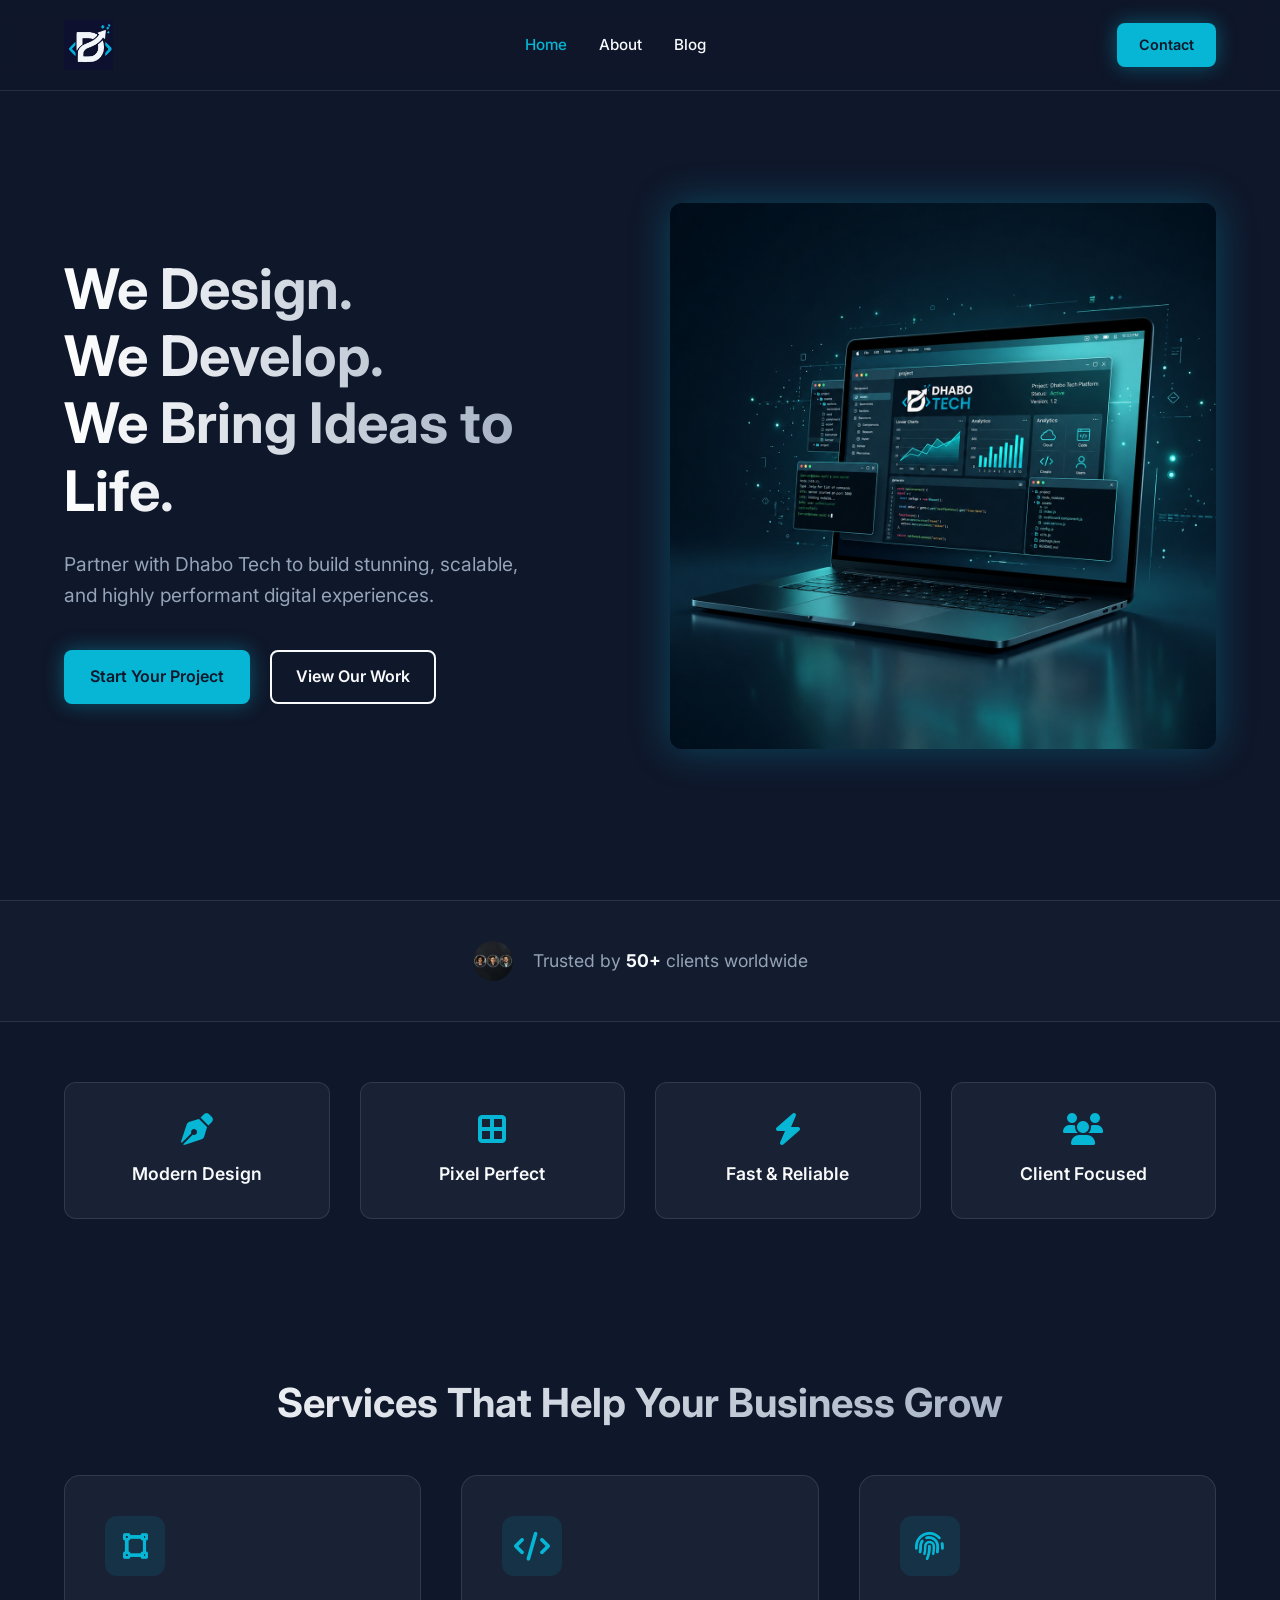
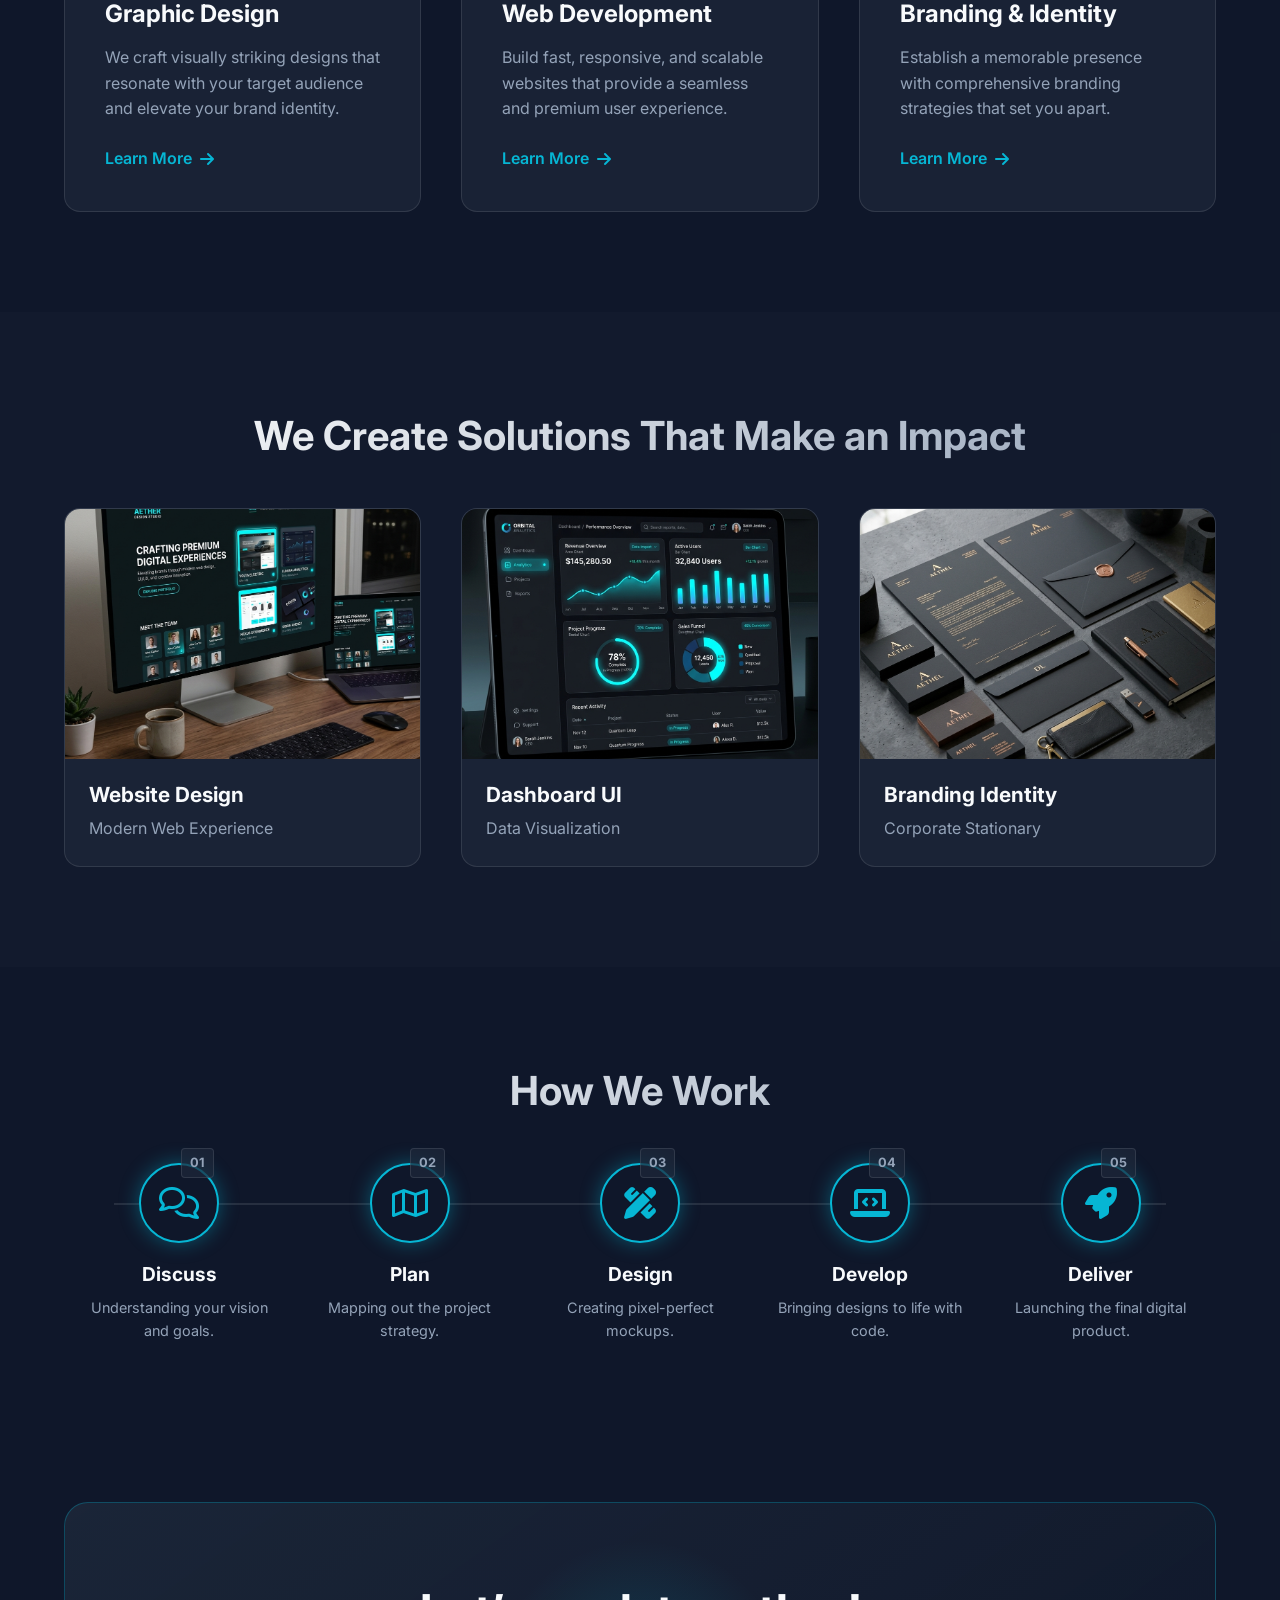
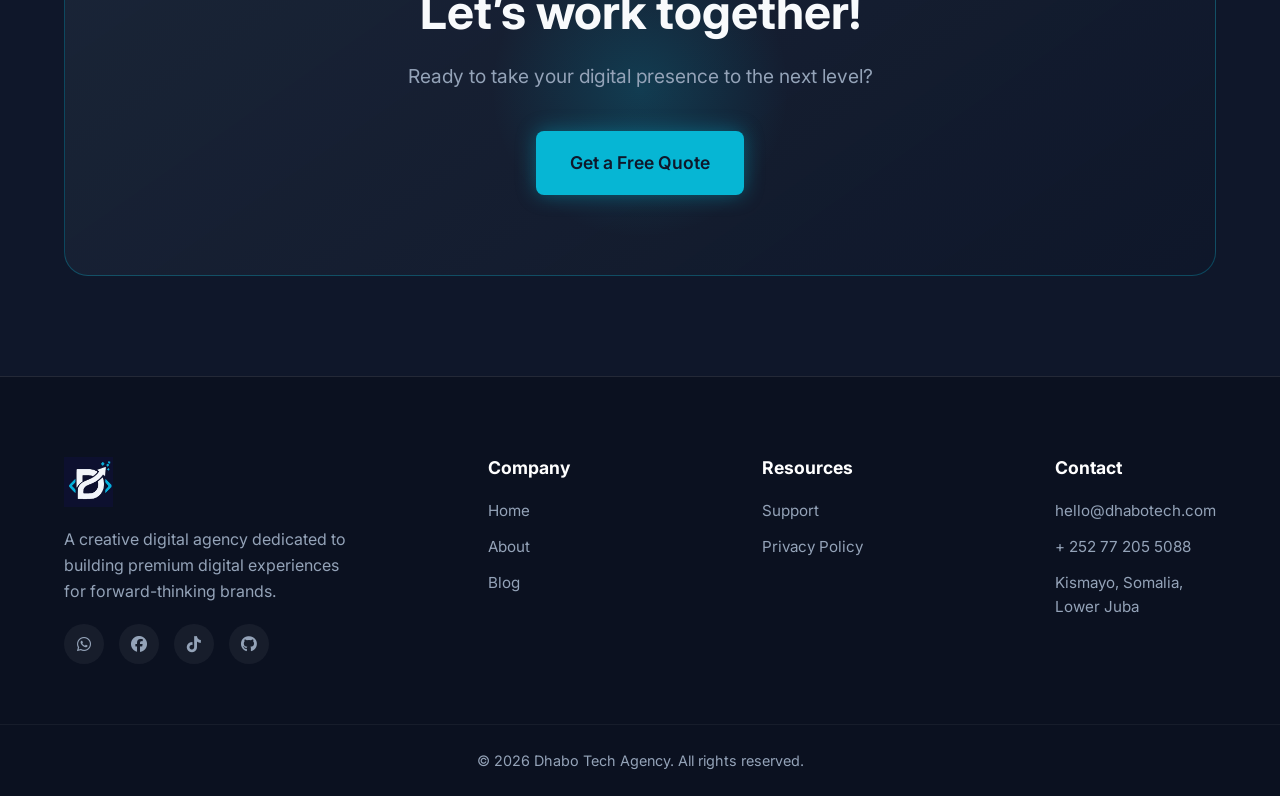
<file: index.html>
<!DOCTYPE html>
<html lang="en">
<head>
    <meta charset="UTF-8">
    <meta name="viewport" content="width=device-width, initial-scale=1.0">
    <title>Dhabo Tech | Digital Agency</title>
    <meta name="description" content="We Design. We Develop. We Bring Ideas to Life.">
    <link href="https://fonts.googleapis.com/css2?family=Inter:wght@300;400;500;600;700&display=swap" rel="stylesheet">
    <link rel="stylesheet" href="https://cdnjs.cloudflare.com/ajax/libs/font-awesome/6.4.0/css/all.min.css">
    <link rel="stylesheet" href="style.css">
</head>
<body>
    <!-- 1. NAVBAR -->
    <header class="navbar">
        <div class="container">
            <div class="logo">
                <img src="assets/dhabo-tech-logo2.jpeg" alt="Dhabo Tech Logo" class="brand-logo">
            </div>
            <nav class="nav-links" id="navLinks">
                <a href="index.html" class="active">Home</a>
                <a href="about.html">About</a>
                <a href="blog.html">Blog</a>
            </nav>
            <a href="#" class="btn btn-primary btn-sm contact-trigger">Contact</a>
            <div class="hamburger" id="hamburger"><i class="fa-solid fa-bars"></i></div>
        </div>
    </header>

    <!-- 2. HERO SECTION -->
    <section id="home" class="hero">
        <div class="hero-bg-glow"></div>
        <div class="container hero-container">
            <div class="hero-content">
                <h1 class="hero-title">We Design.<br>We Develop.<br>We Bring Ideas to Life.</h1>
                <p class="hero-subtitle">Partner with Dhabo Tech to build stunning, scalable, and highly performant digital experiences.</p>
                <div class="hero-buttons">
                    <a href="#start" class="btn btn-primary contact-trigger">Start Your Project</a>
                    <a href="#portfolio" class="btn btn-outline">View Our Work</a>
                </div>
            </div>
            <div class="hero-image">
                <img src="assets/Mockup laptop.png" alt="High-end laptop mockup">
            </div>
        </div>
    </section>

    <!-- 3. TRUST BAR -->
    <section class="trust-bar">
        <div class="container trust-container">
            <div class="avatars">
                <img src="assets/trust_avatars_1777572798607.png" alt="Trust Avatars" class="avatar-img">
            </div>
            <p class="trust-text">Trusted by <strong>50+</strong> clients worldwide</p>
        </div>
    </section>

    <!-- 4. FEATURES STRIP -->
    <section class="features-strip">
        <div class="container features-container">
            <div class="feature-item">
                <i class="fa-solid fa-pen-nib icon"></i>
                <span>Modern Design</span>
            </div>
            <div class="feature-item">
                <i class="fa-solid fa-border-all icon"></i>
                <span>Pixel Perfect</span>
            </div>
            <div class="feature-item">
                <i class="fa-solid fa-bolt icon"></i>
                <span>Fast & Reliable</span>
            </div>
            <div class="feature-item">
                <i class="fa-solid fa-users icon"></i>
                <span>Client Focused</span>
            </div>
        </div>
    </section>

    <!-- 5. SERVICES SECTION -->
    <section id="services" class="services">
        <div class="container">
            <h2 class="section-title">Services That Help Your Business Grow</h2>
            <div class="services-grid">
                <div class="service-card">
                    <div class="icon-wrapper"><i class="fa-solid fa-vector-square"></i></div>
                    <h3>Graphic Design</h3>
                    <p>We craft visually striking designs that resonate with your target audience and elevate your brand identity.</p>
                    <a href="#" class="learn-more">Learn More <i class="fa-solid fa-arrow-right"></i></a>
                </div>
                <div class="service-card">
                    <div class="icon-wrapper"><i class="fa-solid fa-code"></i></div>
                    <h3>Web Development</h3>
                    <p>Build fast, responsive, and scalable websites that provide a seamless and premium user experience.</p>
                    <a href="#" class="learn-more">Learn More <i class="fa-solid fa-arrow-right"></i></a>
                </div>
                <div class="service-card">
                    <div class="icon-wrapper"><i class="fa-solid fa-fingerprint"></i></div>
                    <h3>Branding & Identity</h3>
                    <p>Establish a memorable presence with comprehensive branding strategies that set you apart.</p>
                    <a href="#" class="learn-more">Learn More <i class="fa-solid fa-arrow-right"></i></a>
                </div>
            </div>
        </div>
    </section>

    <!-- 6. PORTFOLIO SECTION -->
    <section id="portfolio" class="portfolio">
        <div class="container">
            <h2 class="section-title">We Create Solutions That Make an Impact</h2>
            <div class="portfolio-grid">
                <div class="portfolio-card">
                    <div class="portfolio-img-wrapper">
                        <img src="assets/portfolio_website_1777571980728.png" alt="Website Mockup">
                    </div>
                    <div class="portfolio-info">
                        <h3>Website Design</h3>
                        <p>Modern Web Experience</p>
                    </div>
                </div>
                <div class="portfolio-card">
                    <div class="portfolio-img-wrapper">
                        <img src="assets/portfolio_dashboard_1777572219172.png" alt="Dashboard UI">
                    </div>
                    <div class="portfolio-info">
                        <h3>Dashboard UI</h3>
                        <p>Data Visualization</p>
                    </div>
                </div>
                <div class="portfolio-card">
                    <div class="portfolio-img-wrapper">
                        <img src="assets/portfolio_branding_1777572394360.png" alt="Branding Mockup">
                    </div>
                    <div class="portfolio-info">
                        <h3>Branding Identity</h3>
                        <p>Corporate Stationary</p>
                    </div>
                </div>
            </div>
        </div>
    </section>

    <!-- 7. PROCESS SECTION -->
    <section id="process" class="process">
        <div class="container">
            <h2 class="section-title">How We Work</h2>
            <div class="process-steps">
                <div class="step">
                    <div class="step-number">01</div>
                    <div class="step-icon"><i class="fa-regular fa-comments"></i></div>
                    <h3>Discuss</h3>
                    <p>Understanding your vision and goals.</p>
                </div>
                <div class="step">
                    <div class="step-number">02</div>
                    <div class="step-icon"><i class="fa-regular fa-map"></i></div>
                    <h3>Plan</h3>
                    <p>Mapping out the project strategy.</p>
                </div>
                <div class="step">
                    <div class="step-number">03</div>
                    <div class="step-icon"><i class="fa-solid fa-pen-ruler"></i></div>
                    <h3>Design</h3>
                    <p>Creating pixel-perfect mockups.</p>
                </div>
                <div class="step">
                    <div class="step-number">04</div>
                    <div class="step-icon"><i class="fa-solid fa-laptop-code"></i></div>
                    <h3>Develop</h3>
                    <p>Bringing designs to life with code.</p>
                </div>
                <div class="step">
                    <div class="step-number">05</div>
                    <div class="step-icon"><i class="fa-solid fa-rocket"></i></div>
                    <h3>Deliver</h3>
                    <p>Launching the final digital product.</p>
                </div>
            </div>
        </div>
    </section>

    <!-- 8. CTA SECTION -->
    <section class="cta">
        <div class="container">
            <div class="cta-card">
                <div class="cta-glow"></div>
                <h2>Let’s work together!</h2>
                <p>Ready to take your digital presence to the next level?</p>
                <a href="#" class="btn btn-primary btn-large contact-trigger">Get a Free Quote</a>
            </div>
        </div>
    </section>

    <!-- 9. FOOTER -->
    <footer class="footer">
        <div class="container footer-container">
            <div class="footer-brand">
                <div class="logo">
                    <img src="assets/dhabo-tech-logo2.jpeg" alt="Dhabo Tech Logo" class="brand-logo">
                </div>
                <p class="footer-desc">A creative digital agency dedicated to building premium digital experiences for forward-thinking brands.</p>
                <div class="social-links">
                    <a href="https://wa.me/+252772055088"><i class="fa-brands fa-whatsapp"></i></a>
                    <a href="https://www.facebook.com/share/1DwjpvZ54G/"><i class="fa-brands fa-facebook"></i></a>
                    <a href="https://www.tiktok.com/@dhabo.tech?_r=1&_t=ZS-96FheznAtMt"><i class="fa-brands fa-tiktok"></i></a>
                    <a href="https://github.com/mohamedfarahabdi"><i class="fa-brands fa-github"></i></a>
                </div>
            </div>
            <div class="footer-links-group">
                <div class="footer-links">
                    <h4>Company</h4>
                    <a href="index.html">Home</a>
                    <a href="about.html">About</a>
                    <a href="blog.html">Blog</a>
                </div>
                <div class="footer-links">
                    <h4>Resources</h4>
                    
                    <a href="#">Support</a>
                    <a href="#">Privacy Policy</a>
                </div>
                <div class="footer-links">
                    <h4>Contact</h4>
                    <p><a href="mailto:dhabotech705@gmail.com">hello@dhabotech.com</p></a>
                    <p><a href="tel:+252772055088">+ 252 77 205 5088</a></p>
                    <p>Kismayo, Somalia,<br>Lower Juba</p>
                </div>
            </div>
        </div>
        <div class="footer-bottom">
            <div class="container">
                <p>&copy; 2026 Dhabo Tech Agency. All rights reserved.</p>
            </div>
        </div>
    </footer>

    <!-- CONTACT MODAL -->
    <div class="modal-overlay" id="contactModal">
        <div class="modal-content">
            <button class="modal-close" id="closeModal"><i class="fa-solid fa-xmark"></i></button>
            <h2>Get in Touch</h2>
            <p>Fill out the form below and we'll get back to you shortly.</p>
            <form id="contactForm" action="https://formspree.io/f/xdabyqwv" method="POST">
                <div class="form-group">
                    <label for="name">Name</label>
                    <input type="text" id="name" name="name" required placeholder="John Doe">
                </div>
                <div class="form-group">
                    <label for="email">Email</label>
                    <input type="email" id="email" name="email" required placeholder="john@example.com">
                </div>
                <div class="form-group">
                    <label for="message">Message</label>
                    <textarea id="message" name="message" rows="4" required placeholder="How can we help you?"></textarea>
                </div>
                <button type="submit" class="btn btn-primary btn-large" style="width: 100%">Submit Message</button>
                <div id="formMessage" class="form-message"></div>
            </form>
        </div>
    </div>
    
    <script src="script.js"></script>
</body>
</html>
</file>
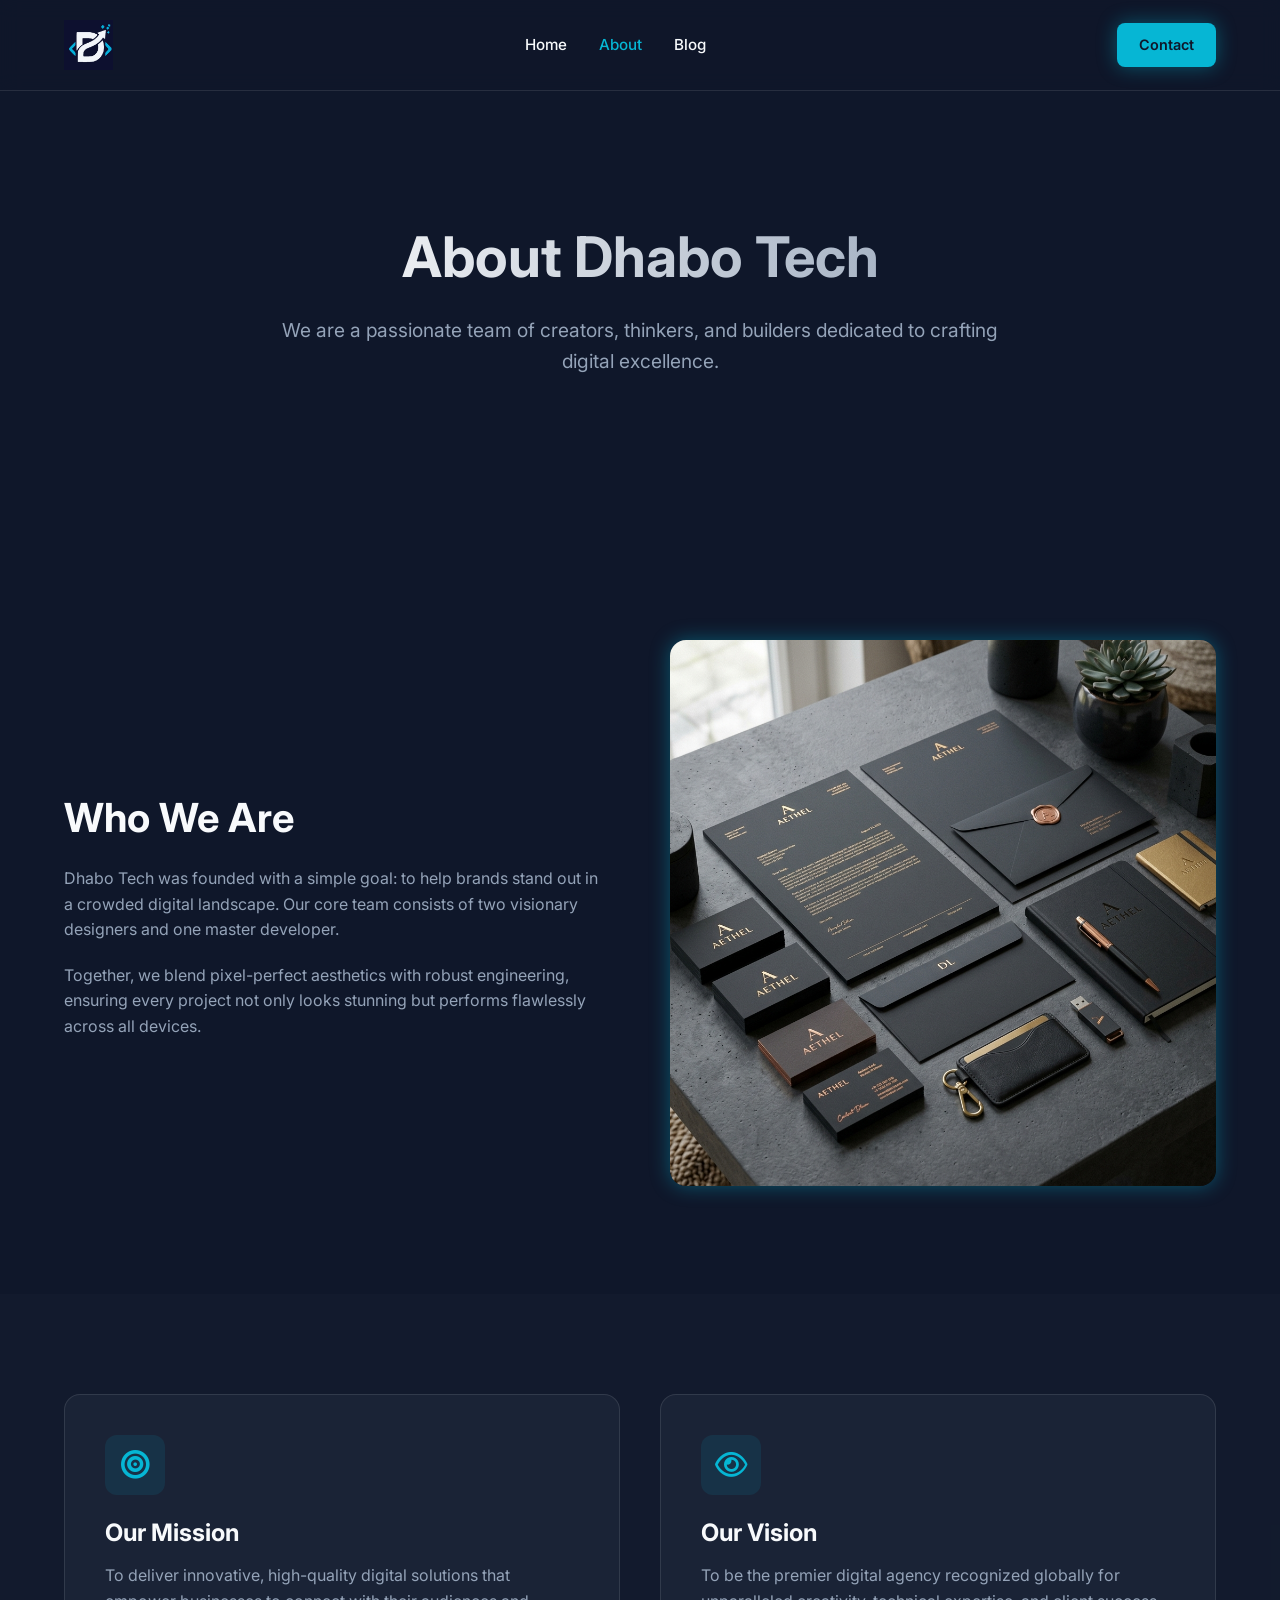
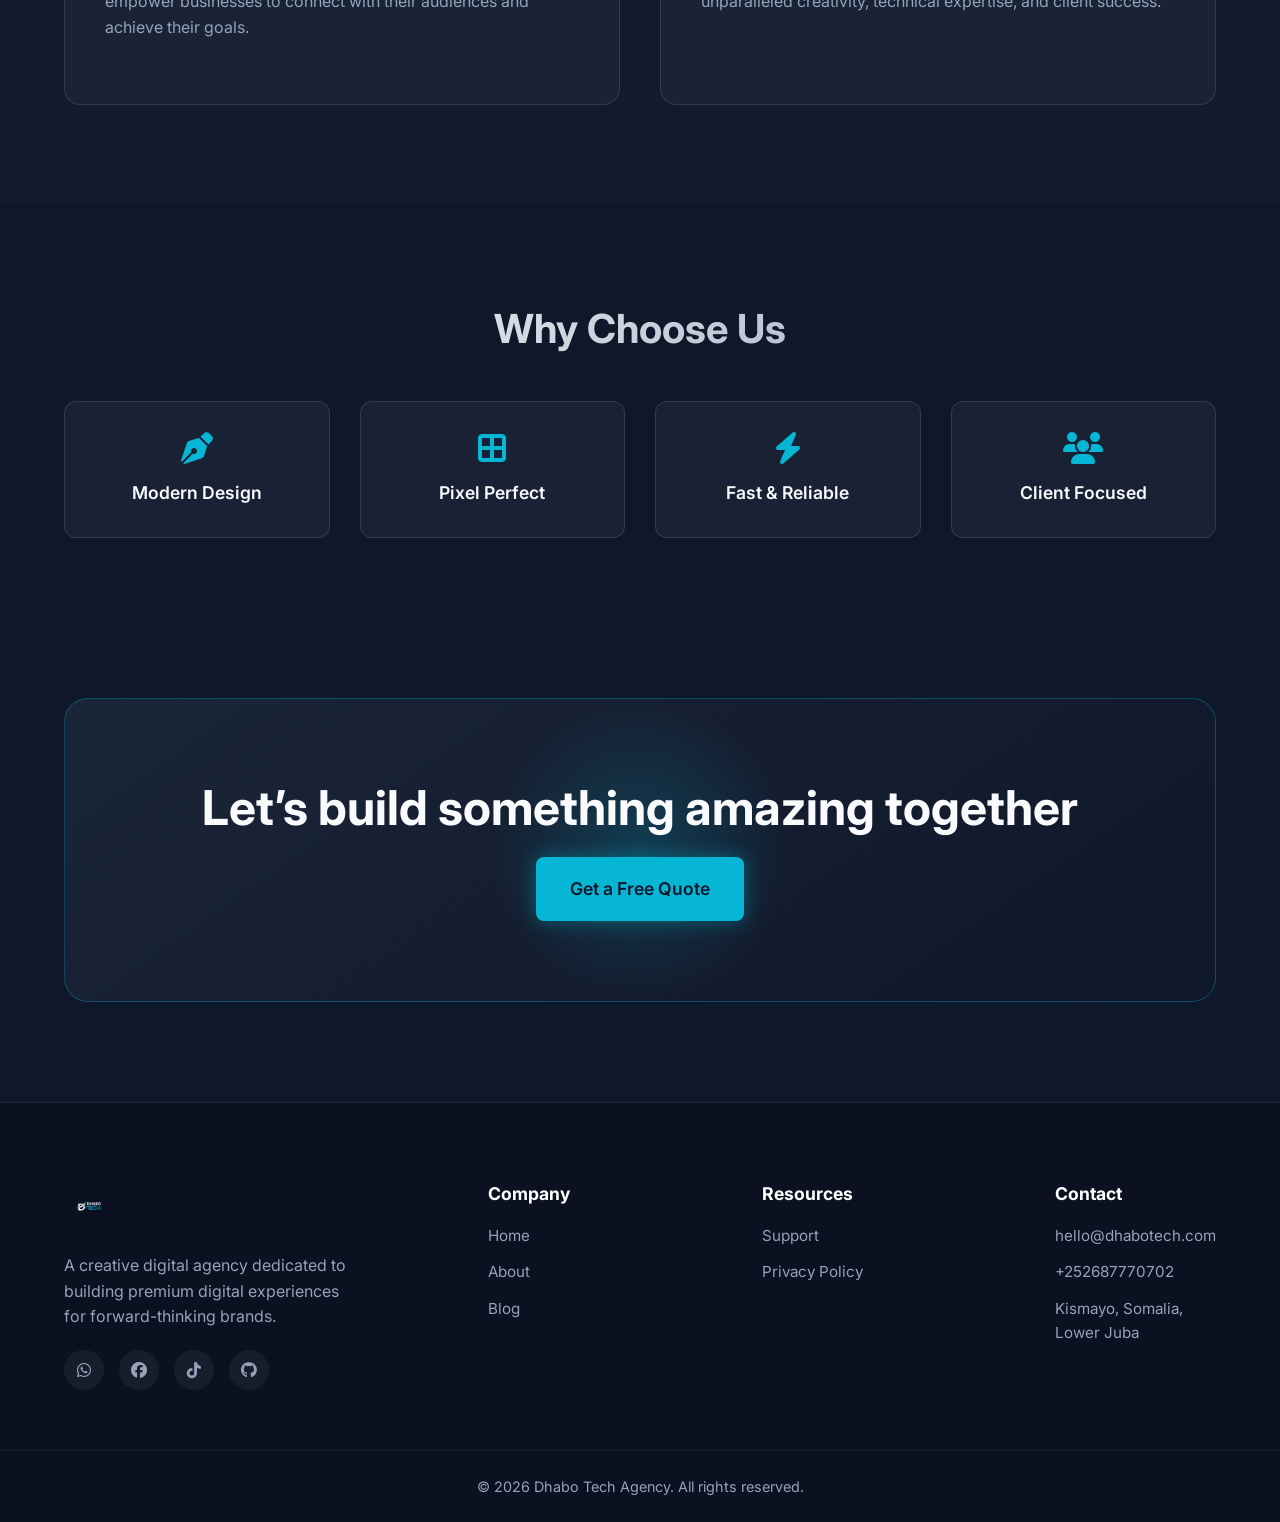
<file: about.html>
<!DOCTYPE html>
<html lang="en">
<head>
    <meta charset="UTF-8">
    <meta name="viewport" content="width=device-width, initial-scale=1.0">
    <title>About Us | Dhabo Tech</title>
    <link href="https://fonts.googleapis.com/css2?family=Inter:wght@300;400;500;600;700&display=swap" rel="stylesheet">
    <link rel="stylesheet" href="https://cdnjs.cloudflare.com/ajax/libs/font-awesome/6.4.0/css/all.min.css">
    <link rel="stylesheet" href="style.css">
    <style>
        .who-we-are {
            padding: 100px 0;
        }
        .who-we-are-grid {
            display: grid;
            grid-template-columns: 1fr 1fr;
            gap: 60px;
            align-items: center;
        }
        .mission-vision {
            padding: 100px 0;
            background: rgba(30, 41, 59, 0.2);
        }
        .mission-vision-grid {
            display: grid;
            grid-template-columns: 1fr 1fr;
            gap: 40px;
        }
        @media (max-width: 768px) {
            .who-we-are-grid,
            .mission-vision-grid {
                grid-template-columns: 1fr;
            }
        }
    </style>
</head>
<body>
    <header class="navbar">
        <div class="container">
            <div class="logo">
                <img src="assets/dhabo-tech-logo2.jpeg" alt="Dhabo Tech Logo" class="brand-logo">
            </div>
            <nav class="nav-links" id="navLinks">
                <a href="index.html">Home</a>
                <a href="about.html" class="active">About</a>
                <a href="blog.html">Blog</a>
            </nav>
            <a href="#" class="btn btn-primary btn-sm contact-trigger">Contact</a>
            <div class="hamburger" id="hamburger"><i class="fa-solid fa-bars"></i></div>
        </div>
    </header>

    <section class="hero" style="min-height: 60vh;">
        <div class="hero-bg-glow"></div>
        <div class="container hero-container" style="grid-template-columns: 1fr; text-align: center;">
            <div class="hero-content" style="max-width: 800px; margin: 0 auto; text-align: center;">
                <h1 class="hero-title">About Dhabo Tech</h1>
                <p class="hero-subtitle" style="margin: 0 auto;">We are a passionate team of creators, thinkers, and builders dedicated to crafting digital excellence.</p>
            </div>
        </div>
    </section>

    <!-- WHO WE ARE -->
    <section class="who-we-are">
        <div class="container">
            <div class="who-we-are-grid">
                <div>
                    <h2 style="font-size: 2.5rem; margin-bottom: 24px;">Who We Are</h2>
                    <p style="color: var(--text-muted); margin-bottom: 20px;">Dhabo Tech was founded with a simple goal: to help brands stand out in a crowded digital landscape. Our core team consists of two visionary designers and one master developer.</p>
                    <p style="color: var(--text-muted);">Together, we blend pixel-perfect aesthetics with robust engineering, ensuring every project not only looks stunning but performs flawlessly across all devices.</p>
                </div>
                <div>
                    <img src="assets/portfolio_branding_1777572394360.png" alt="Our Team Workspace" style="width: 100%; border-radius: 16px; box-shadow: var(--glow-shadow);">
                </div>
            </div>
        </div>
    </section>

    <!-- MISSION & VISION -->
    <section class="mission-vision">
        <div class="container">
            <div class="mission-vision-grid">
                <div class="service-card">
                    <div class="icon-wrapper"><i class="fa-solid fa-bullseye"></i></div>
                    <h3>Our Mission</h3>
                    <p>To deliver innovative, high-quality digital solutions that empower businesses to connect with their audiences and achieve their goals.</p>
                </div>
                <div class="service-card">
                    <div class="icon-wrapper"><i class="fa-regular fa-eye"></i></div>
                    <h3>Our Vision</h3>
                    <p>To be the premier digital agency recognized globally for unparalleled creativity, technical expertise, and client success.</p>
                </div>
            </div>
        </div>
    </section>

    <!-- WHY CHOOSE US -->
    <section class="features-strip" style="padding: 100px 0;">
        <div class="container">
            <h2 class="section-title">Why Choose Us</h2>
            <div class="features-container">
                <div class="feature-item">
                    <i class="fa-solid fa-pen-nib icon"></i>
                    <span>Modern Design</span>
                </div>
                <div class="feature-item">
                    <i class="fa-solid fa-border-all icon"></i>
                    <span>Pixel Perfect</span>
                </div>
                <div class="feature-item">
                    <i class="fa-solid fa-bolt icon"></i>
                    <span>Fast & Reliable</span>
                </div>
                <div class="feature-item">
                    <i class="fa-solid fa-users icon"></i>
                    <span>Client Focused</span>
                </div>
            </div>
        </div>
    </section>

    <section class="cta">
        <div class="container">
            <div class="cta-card">
                <div class="cta-glow"></div>
                <h2>Let’s build something amazing together</h2>
                <a href="#" class="btn btn-primary btn-large contact-trigger">Get a Free Quote</a>
            </div>
        </div>
    </section>

    <!-- FOOTER & MODAL -->
    <footer class="footer">
        <div class="container footer-container">
            <div class="footer-brand">
                <div class="logo">
                    <img src="assets/dhabo-tech-logo.png" alt="Dhabo Tech Logo" class="brand-logo">
                </div>
                <p class="footer-desc">A creative digital agency dedicated to building premium digital experiences for forward-thinking brands.</p>
                <div class="social-links">
                    <a href="https://wa.me/+252772055088"><i class="fa-brands fa-whatsapp"></i></a>
                    <a href="https://www.facebook.com/share/1DwjpvZ54G/"><i class="fa-brands fa-facebook"></i></a>
                    <a href="https://www.tiktok.com/@dhabo.tech?_r=1&_t=ZS-96FheznAtMt"><i class="fa-brands fa-tiktok"></i></a>
                    <a href="https://github.com/mohamedfarahabdi"><i class="fa-brands fa-github"></i></a>
                </div>
            </div>
            <div class="footer-links-group">
                <div class="footer-links">
                    <h4>Company</h4>
                    <a href="index.html">Home</a>
                    <a href="about.html">About</a>
                    <a href="blog.html">Blog</a>
                </div>
                <div class="footer-links">
                    <h4>Resources</h4>
                    
                    <a href="#">Support</a>
                    <a href="#">Privacy Policy</a>
                </div>
                <div class="footer-links">
                    <h4>Contact</h4>
                    <p>hello@dhabotech.com</p>
                    <p>+252687770702</p>
                    <p>Kismayo, Somalia,<br>Lower Juba</p>
                </div>
            </div>
        </div>
        <div class="footer-bottom">
            <div class="container">
                <p>&copy; 2026 Dhabo Tech Agency. All rights reserved.</p>
            </div>
        </div>
    </footer>

    <div class="modal-overlay" id="contactModal">
        <div class="modal-content">
            <button class="modal-close" id="closeModal"><i class="fa-solid fa-xmark"></i></button>
            <h2>Get in Touch</h2>
            <p>Fill out the form below and we'll get back to you shortly.</p>
            <form id="contactForm">
                <div class="form-group">
                    <label for="name">Name</label>
                    <input type="text" id="name" required placeholder="John Doe">
                </div>
                <div class="form-group">
                    <label for="email">Email</label>
                    <input type="email" id="email" required placeholder="john@example.com">
                </div>
                <div class="form-group">
                    <label for="message">Message</label>
                    <textarea id="message" rows="4" required placeholder="How can we help you?"></textarea>
                </div>
                <button type="submit" class="btn btn-primary btn-large" style="width: 100%">Submit Message</button>
                <div id="formMessage" class="form-message"></div>
            </form>
        </div>
    </div>
    
    <script src="script.js"></script>
</body>
</html>
</file>
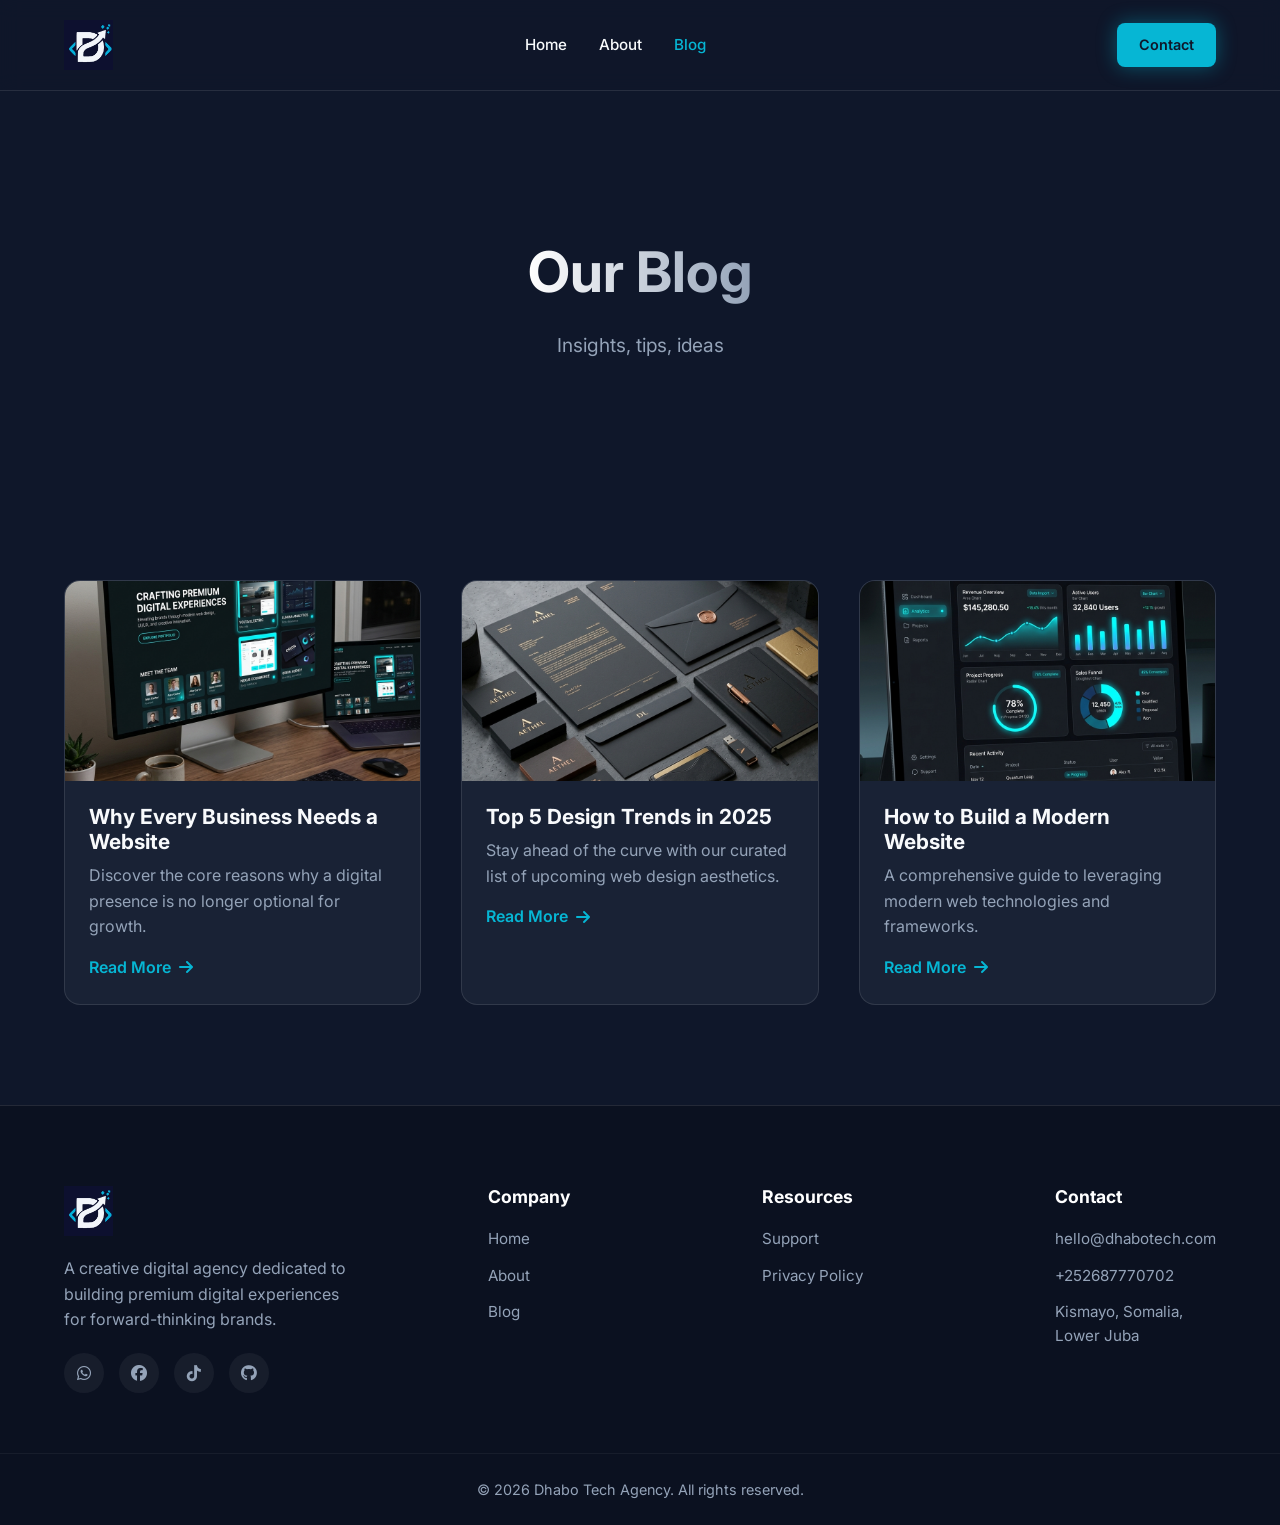
<file: blog.html>
<!DOCTYPE html>
<html lang="en">
<head>
    <meta charset="UTF-8">
    <meta name="viewport" content="width=device-width, initial-scale=1.0">
    <title>Blog | Dhabo Tech</title>
    <link href="https://fonts.googleapis.com/css2?family=Inter:wght@300;400;500;600;700&display=swap" rel="stylesheet">
    <link rel="stylesheet" href="https://cdnjs.cloudflare.com/ajax/libs/font-awesome/6.4.0/css/all.min.css">
    <link rel="stylesheet" href="style.css">
    <style>
        .blog-grid {
            display: grid;
            grid-template-columns: repeat(3, 1fr);
            gap: 40px;
            padding: 40px 0 100px;
        }
        @media (max-width: 768px) {
            .blog-grid {
                grid-template-columns: 1fr;
            }
        }
    </style>
</head>
<body>
    <header class="navbar">
        <div class="container">
            <div class="logo">
                <img src="assets/dhabo-tech-logo2.jpeg" alt="Dhabo Tech Logo" class="brand-logo">
            </div>
            <nav class="nav-links" id="navLinks">
                <a href="index.html">Home</a>
                <a href="about.html">About</a>
                <a href="blog.html" class="active">Blog</a>
            </nav>
            <a href="#" class="btn btn-primary btn-sm contact-trigger">Contact</a>
            <div class="hamburger" id="hamburger"><i class="fa-solid fa-bars"></i></div>
        </div>
    </header>

    <section class="hero" style="min-height: 60vh;">
        <div class="hero-bg-glow"></div>
        <div class="container hero-container" style="grid-template-columns: 1fr; text-align: center;">
            <div class="hero-content" style="max-width: 800px; margin: 0 auto; text-align: center;">
                <h1 class="hero-title">Our Blog</h1>
                <p class="hero-subtitle" style="margin: 0 auto;">Insights, tips, ideas</p>
            </div>
        </div>
    </section>

    <!-- BLOG GRID -->
    <section class="blog-section">
        <div class="container">
            <div class="blog-grid">
                <div class="portfolio-card">
                    <div class="portfolio-img-wrapper" style="height: 200px;">
                        <img src="assets/portfolio_website_1777571980728.png" alt="Why Every Business Needs a Website">
                    </div>
                    <div class="portfolio-info">
                        <h3>Why Every Business Needs a Website</h3>
                        <p style="margin-bottom: 15px;">Discover the core reasons why a digital presence is no longer optional for growth.</p>
                        <a href="#" class="learn-more">Read More <i class="fa-solid fa-arrow-right"></i></a>
                    </div>
                </div>
                <div class="portfolio-card">
                    <div class="portfolio-img-wrapper" style="height: 200px;">
                        <img src="assets/portfolio_branding_1777572394360.png" alt="Top 5 Design Trends in 2025">
                    </div>
                    <div class="portfolio-info">
                        <h3>Top 5 Design Trends in 2025</h3>
                        <p style="margin-bottom: 15px;">Stay ahead of the curve with our curated list of upcoming web design aesthetics.</p>
                        <a href="#" class="learn-more">Read More <i class="fa-solid fa-arrow-right"></i></a>
                    </div>
                </div>
                <div class="portfolio-card">
                    <div class="portfolio-img-wrapper" style="height: 200px;">
                        <img src="assets/portfolio_dashboard_1777572219172.png" alt="How to Build a Modern Website">
                    </div>
                    <div class="portfolio-info">
                        <h3>How to Build a Modern Website</h3>
                        <p style="margin-bottom: 15px;">A comprehensive guide to leveraging modern web technologies and frameworks.</p>
                        <a href="#" class="learn-more">Read More <i class="fa-solid fa-arrow-right"></i></a>
                    </div>
                </div>
            </div>
        </div>
    </section>

    <!-- FOOTER & MODAL -->
    <footer class="footer">
        <div class="container footer-container">
            <div class="footer-brand">
                <div class="logo">
                    <img src="assets/dhabo-tech-logo2.jpeg" alt="Dhabo Tech Logo" class="brand-logo">
                </div>
                <p class="footer-desc">A creative digital agency dedicated to building premium digital experiences for forward-thinking brands.</p>
                <div class="social-links">
                    <a href="https://wa.me/+252772055088"><i class="fa-brands fa-whatsapp"></i></a>
                    <a href="https://www.facebook.com/share/1DwjpvZ54G/"><i class="fa-brands fa-facebook"></i></a>
                    <a href="https://www.tiktok.com/@dhabo.tech?_r=1&_t=ZS-96FheznAtMt"><i class="fa-brands fa-tiktok"></i></a>
                    <a href="https://github.com/mohamedfarahabdi"><i class="fa-brands fa-github"></i></a>
                </div>
            </div>
            <div class="footer-links-group">
                <div class="footer-links">
                    <h4>Company</h4>
                    <a href="index.html">Home</a>
                    <a href="about.html">About</a>
                    <a href="blog.html">Blog</a>
                </div>
                <div class="footer-links">
                    <h4>Resources</h4>
                    
                    <a href="#">Support</a>
                    <a href="#">Privacy Policy</a>
                </div>
                <div class="footer-links">
                    <h4>Contact</h4>
                    <p>hello@dhabotech.com</p>
                    <p>+252687770702</p>
                    <p>Kismayo, Somalia,<br>Lower Juba</p>
                </div>
            </div>
        </div>
        <div class="footer-bottom">
            <div class="container">
                <p>&copy; 2026 Dhabo Tech Agency. All rights reserved.</p>
            </div>
        </div>
    </footer>

    <div class="modal-overlay" id="contactModal">
        <div class="modal-content">
            <button class="modal-close" id="closeModal"><i class="fa-solid fa-xmark"></i></button>
            <h2>Get in Touch</h2>
            <p>Fill out the form below and we'll get back to you shortly.</p>
            <form id="contactForm">
                <div class="form-group">
                    <label for="name">Name</label>
                    <input type="text" id="name" required placeholder="John Doe">
                </div>
                <div class="form-group">
                    <label for="email">Email</label>
                    <input type="email" id="email" required placeholder="john@example.com">
                </div>
                <div class="form-group">
                    <label for="message">Message</label>
                    <textarea id="message" rows="4" required placeholder="How can we help you?"></textarea>
                </div>
                <button type="submit" class="btn btn-primary btn-large" style="width: 100%">Submit Message</button>
                <div id="formMessage" class="form-message"></div>
            </form>
        </div>
    </div>
    
    <script src="script.js"></script>
</body>
</html>
</file>
<file: style.css>
/* style.css */
:root {
    --bg-color: #0F172A;
    --text-color: #F8FAFC;
    --text-muted: #94A3B8;
    --accent-color: #06B6D4;
    --accent-hover: #0891B2;
    --card-bg: rgba(30, 41, 59, 0.7);
    --border-color: rgba(255, 255, 255, 0.1);
    --glow-shadow: 0 0 20px rgba(6, 182, 212, 0.4);
    --glow-shadow-large: 0 0 40px rgba(6, 182, 212, 0.3);
}

* {
    margin: 0;
    padding: 0;
    box-sizing: border-box;
}

html {
    scroll-behavior: smooth;
}

body {
    font-family: 'Inter', sans-serif;
    background-color: var(--bg-color);
    color: var(--text-color);
    line-height: 1.6;
    overflow-x: hidden;
}

a {
    text-decoration: none;
    color: inherit;
    transition: all 0.3s ease;
}

.container {
    max-width: 1200px;
    margin: 0 auto;
    padding: 0 24px;
}

/* Typography */
h1, h2, h3, h4, h5, h6 {
    line-height: 1.2;
    font-weight: 700;
}

.section-title {
    font-size: 2.5rem;
    text-align: center;
    margin-bottom: 3rem;
    background: linear-gradient(135deg, #fff 0%, #94A3B8 100%);
    -webkit-background-clip: text;
    -webkit-text-fill-color: transparent;
}

/* Buttons */
.btn {
    display: inline-block;
    padding: 12px 24px;
    border-radius: 8px;
    font-weight: 600;
    cursor: pointer;
    text-align: center;
    border: 2px solid transparent;
}

.btn-sm {
    padding: 8px 20px;
    font-size: 0.9rem;
}

.btn-large {
    padding: 16px 32px;
    font-size: 1.1rem;
}

.btn-primary {
    background-color: var(--accent-color);
    color: var(--bg-color);
    box-shadow: var(--glow-shadow);
    transition: all 0.3s ease;
}

.btn-primary:hover {
    background-color: var(--accent-hover);
    box-shadow: 0 0 25px rgba(6, 182, 212, 0.6);
    transform: translateY(-2px);
}

.btn-outline {
    border-color: var(--text-color);
    color: var(--text-color);
    transition: all 0.3s ease;
}

.btn-outline:hover {
    background-color: rgba(255, 255, 255, 0.1);
    transform: translateY(-2px);
}

/* Navbar */
.navbar {
    position: fixed;
    top: 0;
    width: 100%;
    z-index: 1000;
    padding: 20px 0;
    background: rgba(15, 23, 42, 0.8);
    backdrop-filter: blur(10px);
    border-bottom: 1px solid var(--border-color);
}

.navbar .container {
    display: flex;
    justify-content: space-between;
    align-items: center;
}

/* .logo {
    display: flex;
    align-items: center;
    gap: 10px;
} */

.brand-logo {
    height: 50px;
    width: auto;
    display: block;
    transition: transform 0.3s ease;
}

.brand-logo:hover {
    transform: scale(1.05);
}

.nav-links {
    display: flex;
    gap: 32px;
}

.nav-links a {
    font-weight: 500;
    font-size: 0.95rem;
    position: relative;
}

.nav-links a:hover,
.nav-links a.active {
    color: var(--accent-color);
}

.hamburger {
    display: none;
    font-size: 1.5rem;
    cursor: pointer;
    color: var(--text-color);
}

/* Hero Section */
.hero {
    position: relative;
    padding: 160px 0 100px;
    min-height: 100vh;
    display: flex;
    align-items: center;
}

.hero-bg-glow {
    position: absolute;
    top: 20%;
    left: 50%;
    transform: translate(-50%, -50%);
    max-width: 600px;
    max-height: 600px;
    background: radial-gradient(circle, rgba(6, 182, 212, 0.15) 0%, rgba(15, 23, 42, 0) 70%);
    z-index: -1;
    border-radius: 50%;
}

.hero-container {
    display: grid;
    grid-template-columns: 1fr 1fr;
    gap: 60px;
    align-items: center;
}

.hero-content {
    text-align: left;
    max-width: 550px;
}

.hero-title {
    font-size: 3.5rem;
    margin-bottom: 24px;
    background: linear-gradient(to right, #FFFFFF, #94A3B8);
    -webkit-background-clip: text;
    -webkit-text-fill-color: transparent;
}

.hero-subtitle {
    font-size: 1.2rem;
    color: var(--text-muted);
    margin-bottom: 40px;
    max-width: 90%;
}

.hero-buttons {
    display: flex;
    gap: 20px;
}

.hero-image img {
    width: 100%;
    height: auto;
    border-radius: 12px;
    box-shadow: var(--glow-shadow-large);
    animation: float 6s ease-in-out infinite;
}

@keyframes float {
    0% { transform: translateY(0px); }
    50% { transform: translateY(-20px); }
    100% { transform: translateY(0px); }
}

/* Trust Bar */
.trust-bar {
    padding: 40px 0;
    border-top: 1px solid var(--border-color);
    border-bottom: 1px solid var(--border-color);
    background: rgba(30, 41, 59, 0.3);
}

.trust-container {
    display: flex;
    align-items: center;
    justify-content: center;
    gap: 20px;
}

.avatars {
    display: flex;
    align-items: center;
}

.avatar-img {
    height: 40px;
    border-radius: 20px;
    object-fit: cover;
}

.trust-text {
    font-size: 1.1rem;
    color: var(--text-muted);
}

.trust-text strong {
    color: var(--text-color);
}

/* Features Strip */
.features-strip {
    padding: 60px 0;
}

.features-container {
    display: grid;
    grid-template-columns: repeat(4, 1fr);
    gap: 30px;
    text-align: center;
}

.feature-item {
    display: flex;
    flex-direction: column;
    align-items: center;
    gap: 15px;
    padding: 30px;
    background: var(--card-bg);
    border-radius: 12px;
    border: 1px solid var(--border-color);
    transition: transform 0.3s ease;
}

.feature-item:hover {
    transform: translateY(-5px);
    border-color: rgba(6, 182, 212, 0.3);
}

.feature-item .icon {
    font-size: 2rem;
    color: var(--accent-color);
}

.feature-item span {
    font-weight: 600;
    font-size: 1.1rem;
}

/* Services */
.services {
    padding: 100px 0;
}

.services-grid {
    display: grid;
    grid-template-columns: repeat(3, 1fr);
    gap: 40px;
}

.service-card {
    background: var(--card-bg);
    padding: 40px;
    border-radius: 16px;
    border: 1px solid var(--border-color);
    transition: all 0.3s ease;
}

.service-card:hover {
    transform: translateY(-10px);
    border-color: rgba(6, 182, 212, 0.5);
    box-shadow: 0 10px 30px rgba(0, 0, 0, 0.5);
}

.service-card .icon-wrapper {
    width: 60px;
    height: 60px;
    background: rgba(6, 182, 212, 0.1);
    border-radius: 12px;
    display: flex;
    align-items: center;
    justify-content: center;
    font-size: 1.8rem;
    color: var(--accent-color);
    margin-bottom: 24px;
}

.service-card h3 {
    font-size: 1.5rem;
    margin-bottom: 16px;
}

.service-card p {
    color: var(--text-muted);
    margin-bottom: 24px;
}

.learn-more {
    color: var(--accent-color);
    font-weight: 600;
    display: flex;
    align-items: center;
    gap: 8px;
}

.learn-more:hover {
    gap: 12px;
}

/* Portfolio */
.portfolio {
    padding: 100px 0;
    background: rgba(30, 41, 59, 0.2);
}

.portfolio-grid {
    display: grid;
    grid-template-columns: repeat(3, 1fr);
    gap: 40px;
}

.portfolio-card {
    border-radius: 16px;
    overflow: hidden;
    background: var(--card-bg);
    border: 1px solid var(--border-color);
    transition: all 0.3s ease;
}

.portfolio-card:hover {
    border-color: rgba(6, 182, 212, 0.4);
    box-shadow: 0 10px 30px rgba(0, 0, 0, 0.4);
}

.portfolio-img-wrapper {
    width: 100%;
    height: 250px;
    overflow: hidden;
}

.portfolio-img-wrapper img {
    width: 100%;
    height: 100%;
    object-fit: cover;
    transition: transform 0.5s ease;
}

.portfolio-card:hover .portfolio-img-wrapper img {
    transform: scale(1.05);
}

.portfolio-info {
    padding: 24px;
}

.portfolio-info h3 {
    font-size: 1.3rem;
    margin-bottom: 8px;
}

.portfolio-info p {
    color: var(--text-muted);
}

/* Process Section */
.process {
    padding: 100px 0;
}

.process-steps {
    display: flex;
    justify-content: space-between;
    position: relative;
}

.process-steps::before {
    content: '';
    position: absolute;
    top: 40px;
    left: 50px;
    right: 50px;
    height: 2px;
    background: var(--border-color);
    z-index: -1;
}

.step {
    flex: 1;
    text-align: center;
    position: relative;
    padding: 0 15px;
}

.step-icon {
    width: 80px;
    height: 80px;
    background: var(--bg-color);
    border: 2px solid var(--accent-color);
    border-radius: 50%;
    display: flex;
    align-items: center;
    justify-content: center;
    font-size: 2rem;
    margin: 0 auto 20px;
    color: var(--accent-color);
    box-shadow: var(--glow-shadow);
}

.step-number {
    position: absolute;
    top: -15px;
    right: 50%;
    transform: translateX(35px);
    background: var(--card-bg);
    color: var(--text-muted);
    font-size: 0.8rem;
    font-weight: 700;
    padding: 4px 8px;
    border-radius: 4px;
    border: 1px solid var(--border-color);
}

.step h3 {
    font-size: 1.2rem;
    margin-bottom: 10px;
}

.step p {
    font-size: 0.9rem;
    color: var(--text-muted);
}

/* CTA Section */
.cta {
    padding: 60px 0 100px;
}

.cta-card {
    background: linear-gradient(145deg, rgba(30, 41, 59, 0.8), rgba(15, 23, 42, 0.9));
    border-radius: 24px;
    padding: 80px 40px;
    text-align: center;
    border: 1px solid rgba(6, 182, 212, 0.3);
    position: relative;
    overflow: hidden;
}

.cta-glow {
    position: absolute;
    top: 50%;
    left: 50%;
    transform: translate(-50%, -50%);
    width: 300px;
    height: 300px;
    background: radial-gradient(circle, rgba(6, 182, 212, 0.2) 0%, rgba(15, 23, 42, 0) 70%);
    border-radius: 50%;
}

.cta-card h2 {
    font-size: 3rem;
    margin-bottom: 20px;
    position: relative;
    z-index: 1;
}

.cta-card p {
    font-size: 1.2rem;
    color: var(--text-muted);
    margin-bottom: 40px;
    position: relative;
    z-index: 1;
}

.cta-card .btn {
    position: relative;
    z-index: 1;
}

/* Footer */
.footer {
    background: #0B1120;
    padding: 80px 0 0;
    border-top: 1px solid var(--border-color);
}

.footer-container {
    display: grid;
    grid-template-columns: 1fr 2fr;
    gap: 60px;
    margin-bottom: 60px;
}

.footer .brand-logo {
    height: 50px;
}

.footer-desc {
    color: var(--text-muted);
    margin: 20px 0;
    max-width: 300px;
}

.social-links {
    display: flex;
    gap: 15px;
}

.social-links a {
    width: 40px;
    height: 40px;
    border-radius: 50%;
    background: rgba(255, 255, 255, 0.05);
    display: flex;
    align-items: center;
    justify-content: center;
    color: var(--text-muted);
    transition: all 0.3s ease;
}

.social-links a:hover {
    background: var(--accent-color);
    color: var(--bg-color);
    transform: translateY(-3px);
}

.footer-links-group {
    display: flex;
    justify-content: space-between;
}

.footer-links h4 {
    font-size: 1.1rem;
    margin-bottom: 20px;
    color: #fff;
}

.footer-links a, .footer-links p {
    display: block;
    color: var(--text-muted);
    margin-bottom: 12px;
    font-size: 0.95rem;
}

.footer-links a:hover {
    color: var(--accent-color);
}

.footer-bottom {
    padding: 24px 0;
    border-top: 1px solid rgba(255, 255, 255, 0.05);
    text-align: center;
    color: var(--text-muted);
    font-size: 0.9rem;
}

/* Modal & Form */
.modal-overlay {
    position: fixed;
    top: 0;
    left: 0;
    width: 100%;
    height: 100%;
    background: rgba(15, 23, 42, 0.8);
    backdrop-filter: blur(5px);
    z-index: 2000;
    display: flex;
    align-items: center;
    justify-content: center;
    opacity: 0;
    visibility: hidden;
    transition: all 0.3s ease;
}

.modal-overlay.show {
    opacity: 1;
    visibility: visible;
}

.modal-content {
    background: var(--bg-color);
    width: 90%;
    max-width: 500px;
    padding: 40px;
    border-radius: 16px;
    border: 1px solid var(--border-color);
    box-shadow: var(--glow-shadow-large);
    position: relative;
    transform: translateY(20px);
    transition: transform 0.3s ease;
}

.modal-overlay.show .modal-content {
    transform: translateY(0);
}

.modal-close {
    position: absolute;
    top: 20px;
    right: 20px;
    background: none;
    border: none;
    color: var(--text-muted);
    font-size: 1.5rem;
    cursor: pointer;
    transition: color 0.3s ease;
}

.modal-close:hover {
    color: var(--accent-color);
}

.modal-content h2 {
    margin-bottom: 10px;
    font-size: 2rem;
}

.modal-content p {
    color: var(--text-muted);
    margin-bottom: 30px;
}

.form-group {
    margin-bottom: 20px;
    text-align: left;
}

.form-group label {
    display: block;
    margin-bottom: 8px;
    font-size: 0.9rem;
    font-weight: 500;
}

.form-group input,
.form-group textarea {
    width: 100%;
    padding: 12px 16px;
    background: rgba(30, 41, 59, 0.5);
    border: 1px solid var(--border-color);
    border-radius: 8px;
    color: var(--text-color);
    font-family: inherit;
    font-size: 1rem;
    transition: border-color 0.3s ease;
}

.form-group input:focus,
.form-group textarea:focus {
    outline: none;
    border-color: var(--accent-color);
    background: rgba(30, 41, 59, 0.8);
}

.form-message {
    margin-top: 15px;
    font-size: 0.9rem;
    text-align: center;
}

.success-msg {
    color: #10B981;
}

/* Responsive */
@media (max-width: 1024px) {
    .hero-container {
        grid-template-columns: 1fr;
        text-align: center;
    }
    
    .hero-title {
        font-size: 3rem;
    }
    
    .hero-subtitle {
        margin: 0 auto 40px;
    }
    
    .hero-buttons {
        justify-content: center;
    }
    
    .features-container {
        grid-template-columns: repeat(2, 1fr);
    }
    
    .services-grid, .portfolio-grid {
        grid-template-columns: repeat(2, 1fr);
    }
    
    .process-steps {
        flex-direction: column;
        gap: 40px;
    }
    
    .process-steps::before {
        display: none;
    }
    
    .step-icon {
        margin: 0 auto 15px;
    }
    
    .step-number {
        right: auto;
        left: 50%;
        transform: translateX(-50%);
        top: -15px;
    }
}

@media (max-width: 768px) {
    .hamburger {
        display: block;
    }
    
    .nav-links {
        display: flex;
        flex-direction: column;
        position: absolute;
        top: 100%;
        left: 0;
        width: 100%;
        background: rgba(15, 23, 42, 0.98);
        backdrop-filter: blur(10px);
        padding: 20px 0;
        gap: 20px;
        text-align: center;
        border-bottom: 1px solid var(--border-color);
        clip-path: polygon(0 0, 100% 0, 100% 0, 0 0);
        transition: clip-path 0.3s ease-in-out;
    }
    
    .nav-links.show {
        clip-path: polygon(0 0, 100% 0, 100% 100%, 0 100%);
    }
    
    .hero-title {
        font-size: 2.5rem;
        background: none;
        -webkit-text-fill-color: unset;
        color: var(--text-color);
    }

    .section-title{
        background: none;
        -webkit-text-fill-color: unset;
        color: #FFFFFF;
    }
    
    .features-container, .services-grid, .portfolio-grid {
        grid-template-columns: 1fr;
    }
    
    .footer-container {
        grid-template-columns: 1fr;
    }
    
    .footer-links-group {
        flex-direction: column;
        gap: 40px;
    }
}
</file>
